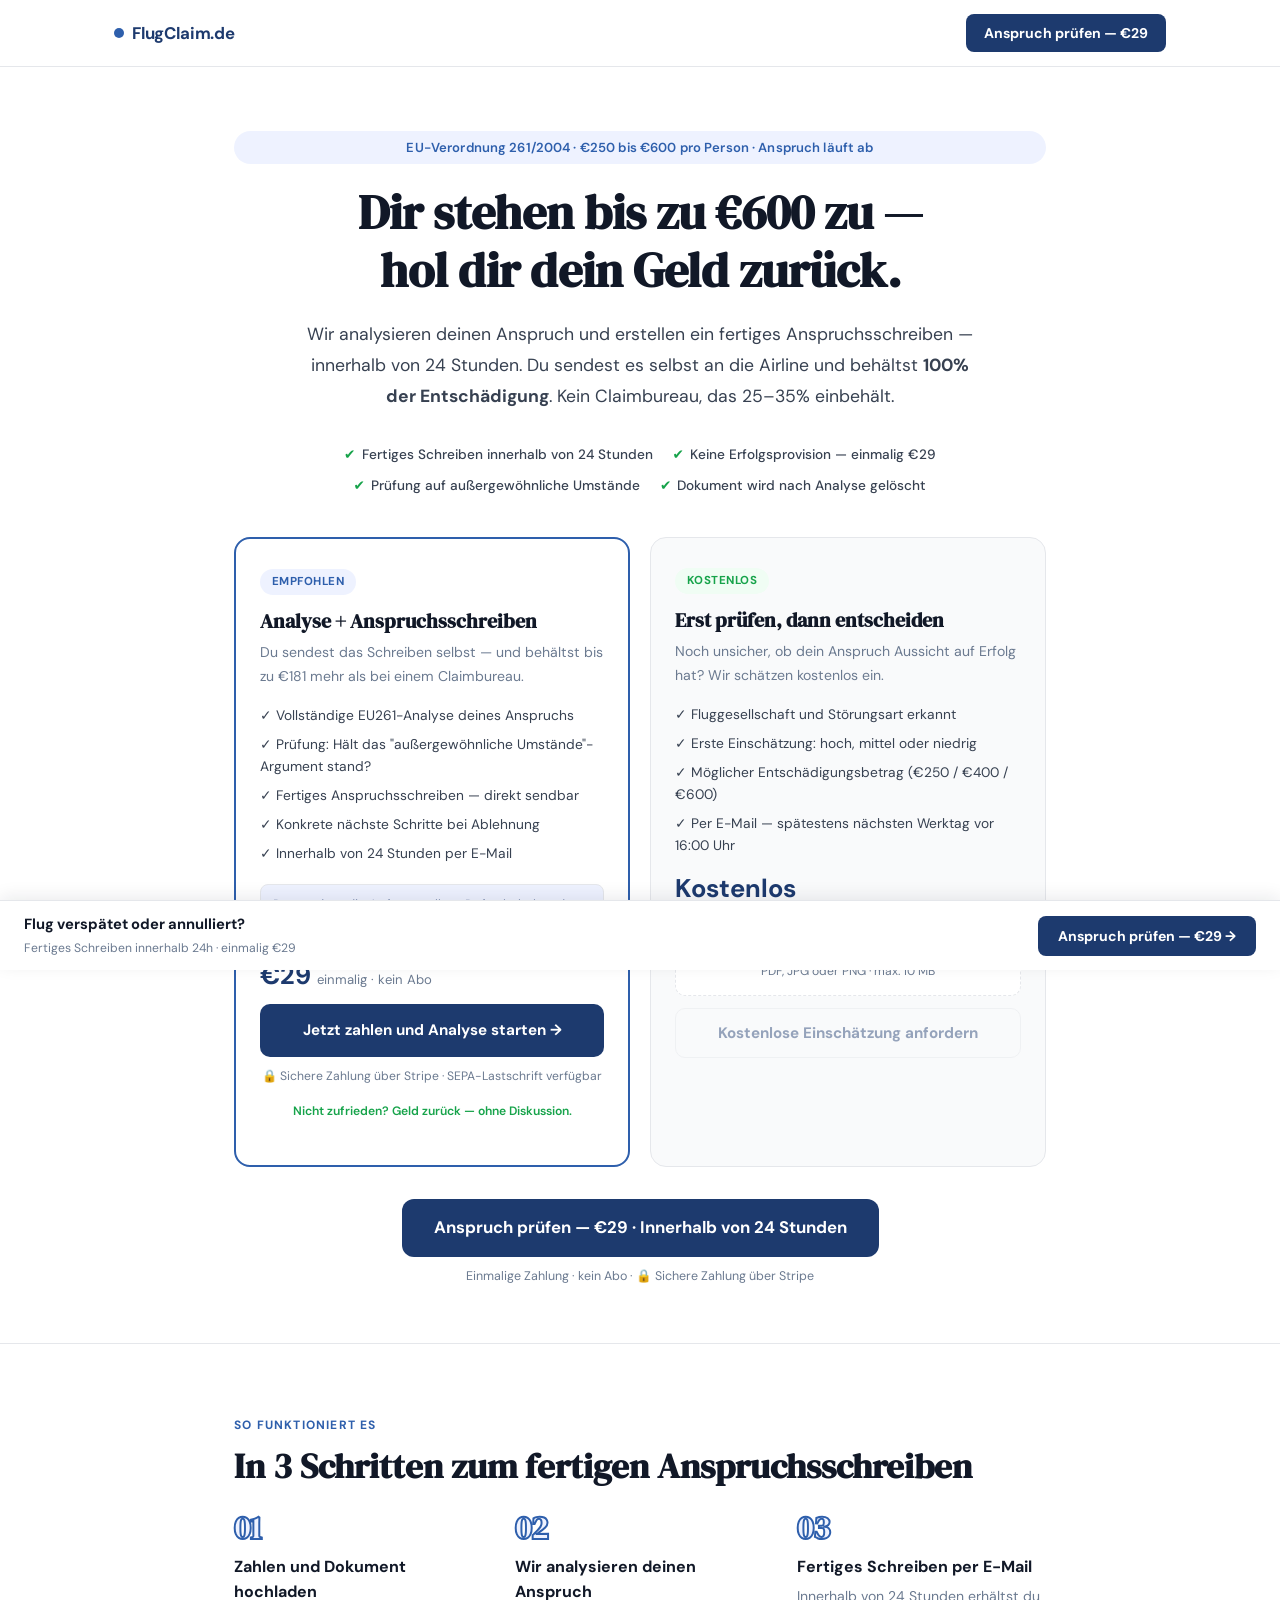
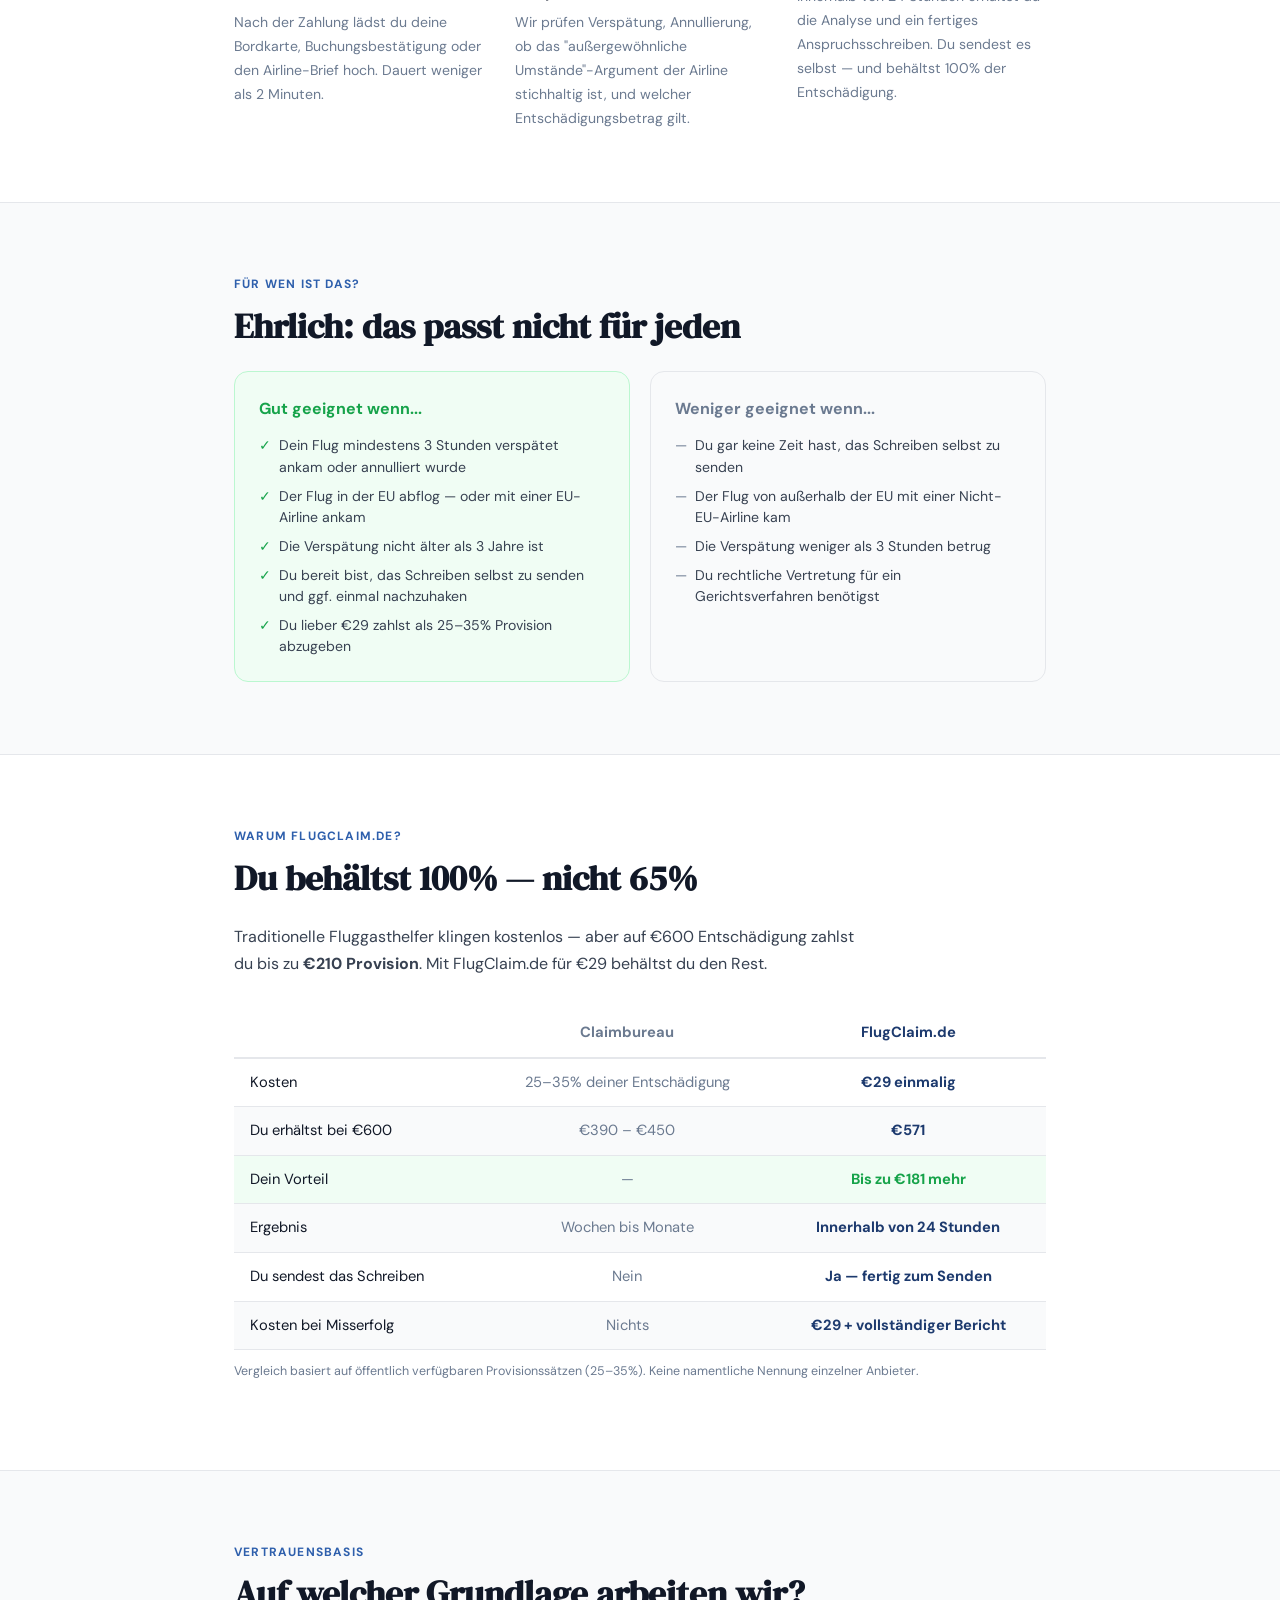
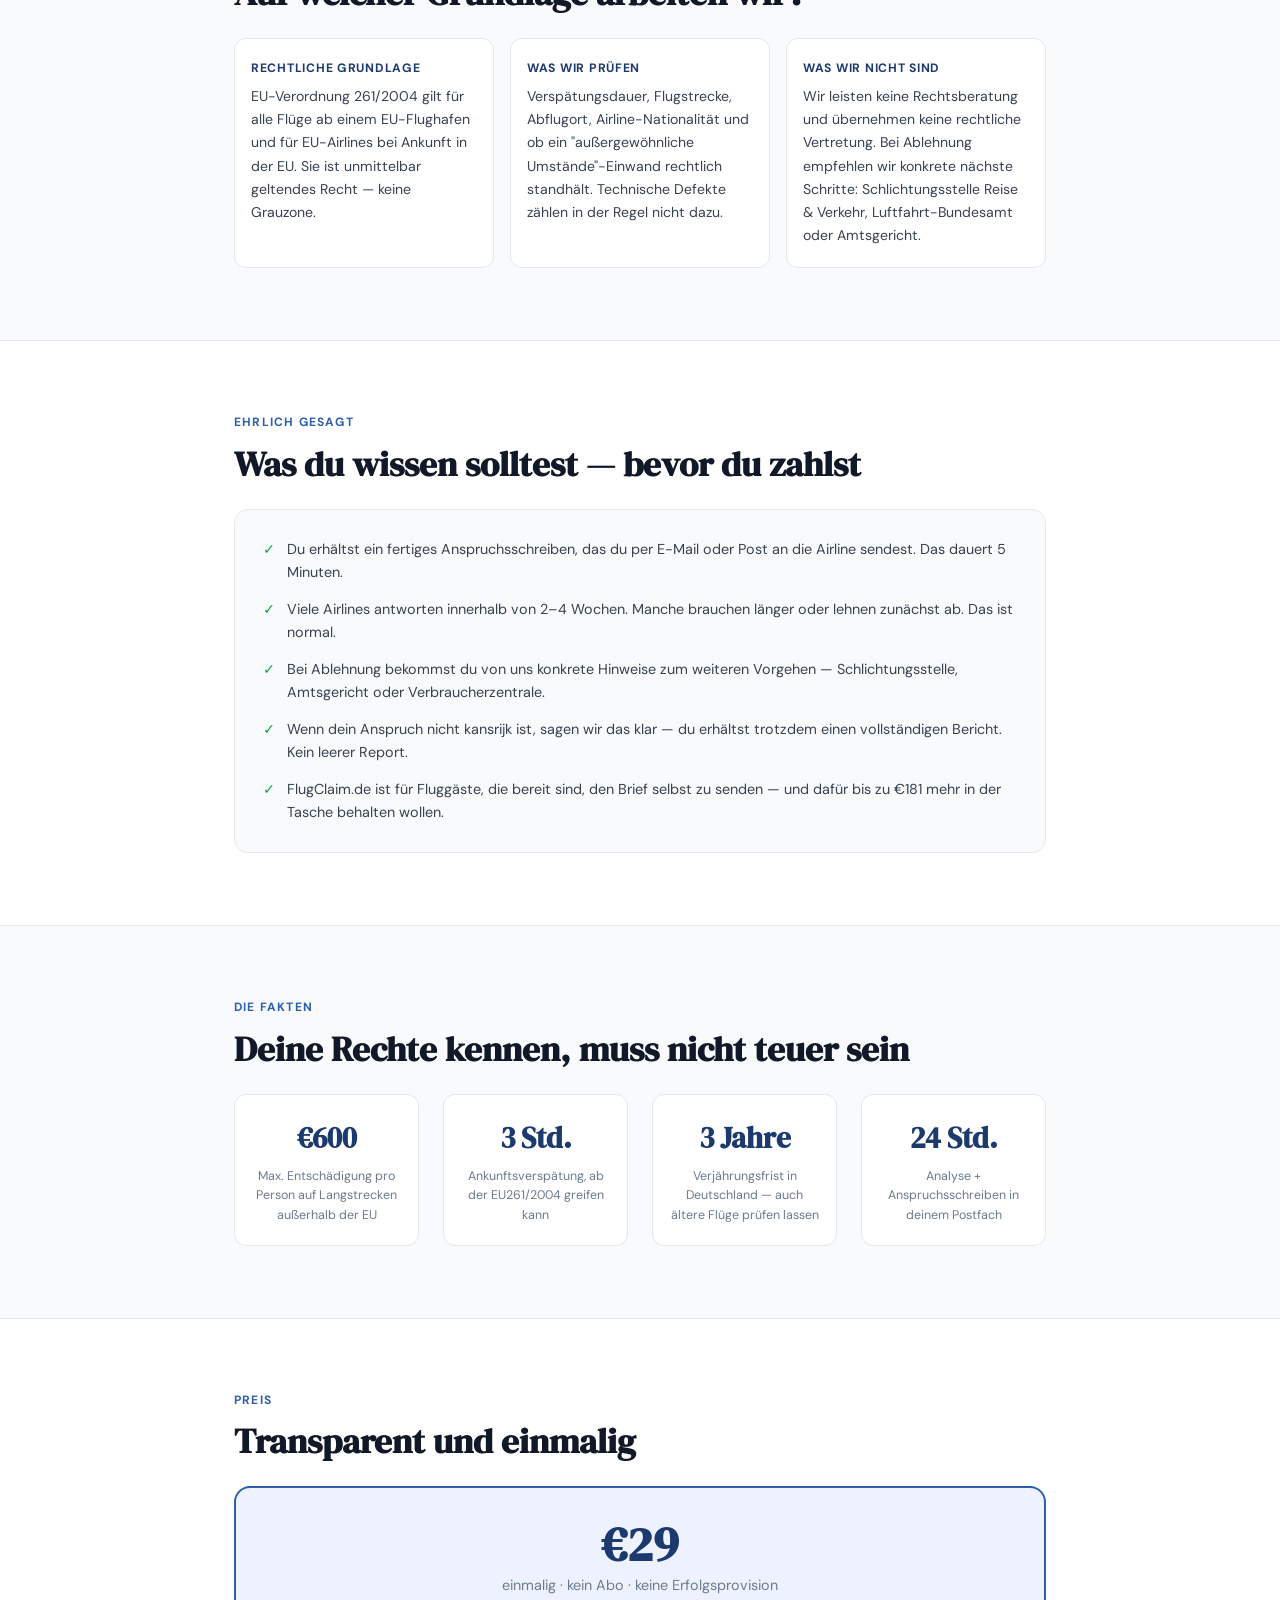
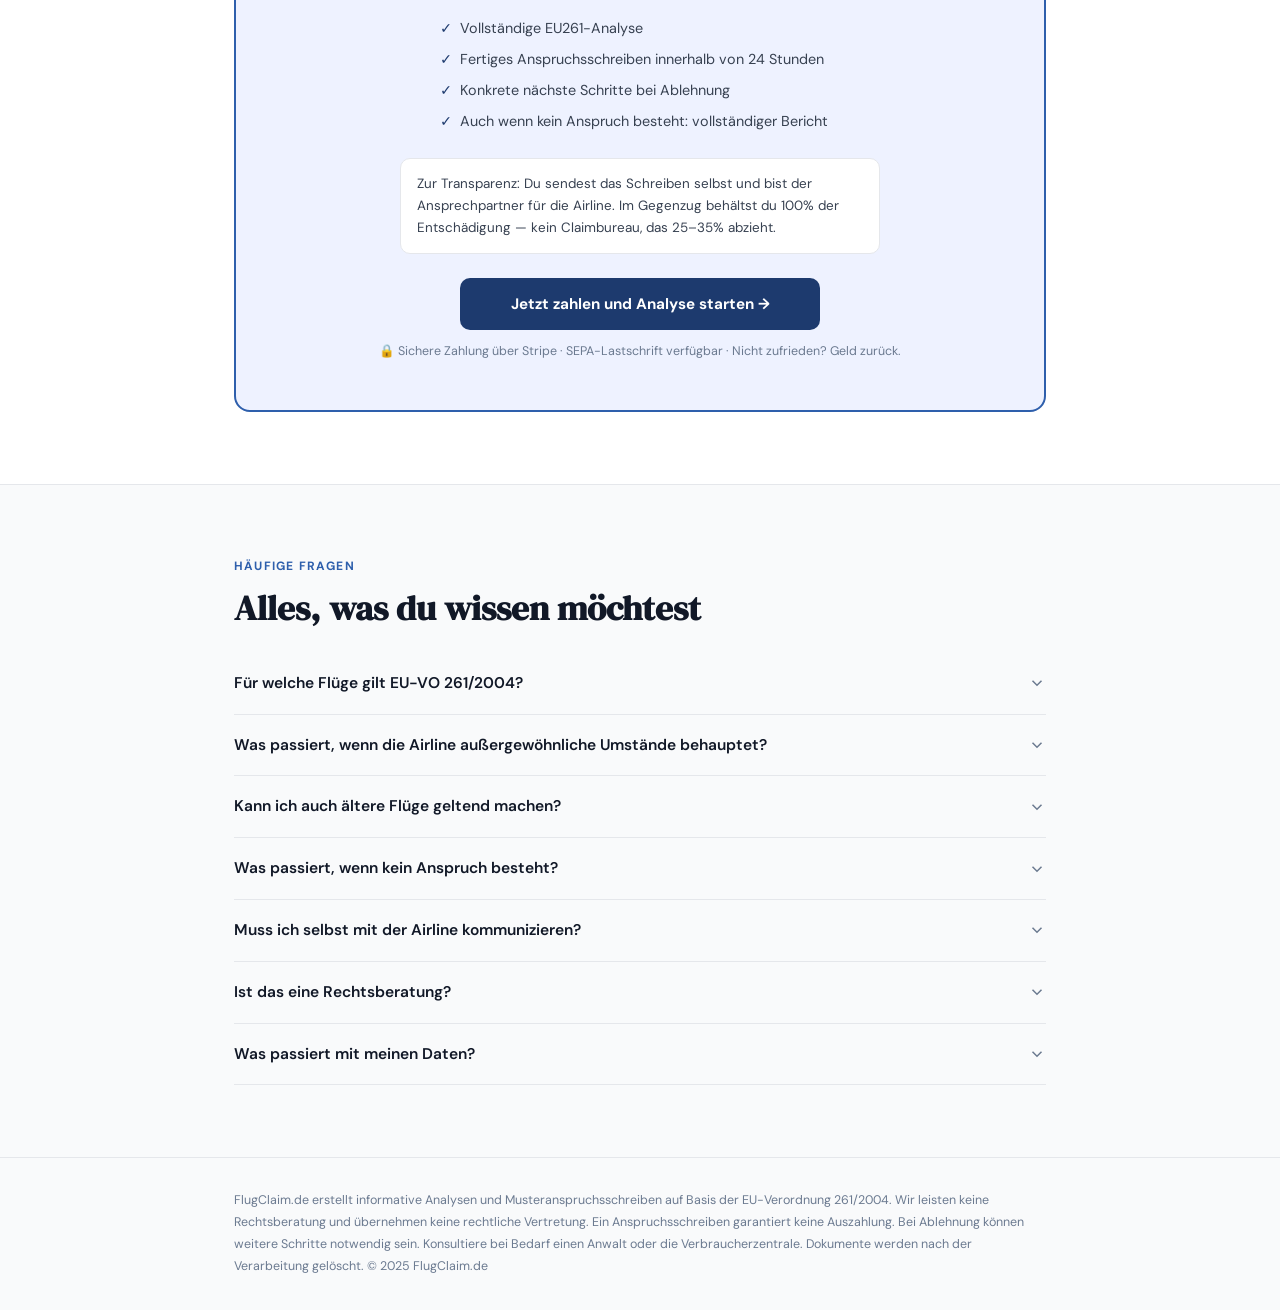
<file: public/index.html>
<!DOCTYPE html>
<html lang="de">
<head>
  <meta charset="UTF-8">
  <meta name="viewport" content="width=device-width, initial-scale=1.0">
  <title>Flugverspätung? Dein fertiges Anspruchsschreiben in 24 Stunden | FlugClaim.de</title>
  <meta name="description" content="Flug verspätet oder annulliert? Erhalte innerhalb von 24 Stunden eine vollständige EU261-Analyse und ein fertiges Anspruchsschreiben. Einmalig €29 — du behältst 100% der Entschädigung.">
  <link rel="preconnect" href="https://fonts.googleapis.com">
  <link rel="preconnect" href="https://fonts.gstatic.com" crossorigin>
  <link href="https://fonts.googleapis.com/css2?family=DM+Sans:wght@400;500;600;700&family=DM+Serif+Display&display=swap" rel="stylesheet">
  <link rel="stylesheet" href="styles.css">
  <style>
    /* ── For-whom section ── */
    .forwhom-grid { display: grid; grid-template-columns: 1fr 1fr; gap: 20px; margin-top: 8px; }
    @media (max-width: 680px) { .forwhom-grid { grid-template-columns: 1fr; } }
    .forwhom-card { border-radius: 14px; padding: 24px; }
    .forwhom-card--yes { background: var(--green-soft); border: 1.5px solid #bbf7d0; }
    .forwhom-card--no  { background: var(--surface); border: 1.5px solid var(--line); }
    .forwhom-title { font-weight: 700; font-size: 1rem; margin-bottom: 14px; }
    .forwhom-title--yes { color: var(--green); }
    .forwhom-title--no  { color: var(--muted); }
    .forwhom-list { list-style: none; display: grid; gap: 8px; }
    .forwhom-list li { font-size: 0.88rem; color: var(--ink-3); display: flex; gap: 8px; line-height: 1.5; }
    .forwhom-icon--yes { color: var(--green); font-weight: 700; flex-shrink: 0; }
    .forwhom-icon--no  { color: var(--muted); flex-shrink: 0; }

    /* ── Trust badges ── */
    .trust-grid { display: grid; grid-template-columns: repeat(3, 1fr); gap: 16px; margin-top: 8px; }
    @media (max-width: 680px) { .trust-grid { grid-template-columns: 1fr; } }
    .trust-item { background: var(--white); border: 1px solid var(--line); border-radius: 12px; padding: 20px 16px; }
    .trust-item__label { font-size: 0.76rem; font-weight: 700; text-transform: uppercase; letter-spacing: 0.06em; color: var(--accent); margin-bottom: 6px; }
    .trust-item__text { font-size: 0.88rem; color: var(--ink-3); line-height: 1.65; }

    /* ── Expectation box ── */
    .expectation-box { background: var(--surface); border: 1.5px solid var(--line); border-radius: 14px; padding: 28px; margin-top: 8px; }
    .expectation-box h3 { font-size: 1.05rem; margin-bottom: 16px; color: var(--ink); }
    .expectation-row { display: flex; gap: 12px; margin-bottom: 14px; font-size: 0.9rem; color: var(--ink-3); line-height: 1.6; }
    .expectation-icon { flex-shrink: 0; font-weight: 700; color: var(--green); }

    /* ── Compare table ── */
    .compare-table { width: 100%; border-collapse: collapse; font-size: 0.92rem; margin-top: 24px; }
    .compare-table th { padding: 12px 16px; font-weight: 700; border-bottom: 2px solid var(--line); }
    .compare-table th:first-child { text-align: left; }
    .compare-table th:not(:first-child) { text-align: center; }
    .compare-table td { padding: 12px 16px; border-bottom: 1px solid var(--line); }
    .compare-table td:first-child { text-align: left; color: var(--ink); }
    .compare-table td:not(:first-child) { text-align: center; }
    .compare-table tr:nth-child(even) { background: var(--surface); }
    .col-them { color: var(--muted); }
    .col-us { color: var(--accent); font-weight: 700; }
    .compare-winner { background: var(--green-soft) !important; }
    .compare-winner td:last-child { color: var(--green); font-weight: 700; }

    /* ── Pricing box ── */
    .pricing-box { background: var(--accent-soft); border: 2px solid var(--accent-2); border-radius: 16px; padding: 32px 28px; text-align: center; margin-top: 8px; }
    .pricing-box__amount { font-size: 3rem; font-weight: 700; color: var(--accent); line-height: 1; margin-bottom: 6px; font-family: 'DM Serif Display', Georgia, serif; }
    .pricing-box__sub { font-size: 0.9rem; color: var(--muted); margin-bottom: 20px; }
    .pricing-box__list { list-style: none; display: grid; gap: 8px; max-width: 400px; margin: 0 auto 24px; text-align: left; }
    .pricing-box__list li { font-size: 0.9rem; color: var(--ink-3); display: flex; gap: 8px; }
    .pricing-box__honest { background: var(--white); border: 1px solid var(--line); border-radius: 10px; padding: 14px 16px; font-size: 0.84rem; color: var(--ink-3); line-height: 1.65; max-width: 480px; margin: 0 auto 24px; text-align: left; }
  </style>
</head>

<body>

<!-- HEADER -->
<header class="site-header">
  <div class="container--wide">
    <div class="site-header__inner">
      <div class="logo">
        <span class="logo-dot"></span>
        FlugClaim.de
      </div>
      <button class="header-cta" onclick="openModal()">Anspruch prüfen — €29</button>
    </div>
  </div>
</header>

<!-- HERO -->
<section class="hero">
  <div class="container">

    <div class="hero__eyebrow" style="justify-content:center;text-align:center;display:block;margin-left:auto;margin-right:auto;">
      EU-Verordnung 261/2004 · €250 bis €600 pro Person · Anspruch läuft ab
    </div>

    <h1 style="text-align:center;">Dir stehen bis zu €600 zu —<br>hol dir dein Geld zurück.</h1>

    <p class="hero__sub" style="text-align:center;margin-left:auto;margin-right:auto;">
      Wir analysieren deinen Anspruch und erstellen ein fertiges Anspruchsschreiben — innerhalb von 24 Stunden.
      Du sendest es selbst an die Airline und behältst <strong>100% der Entschädigung</strong>.
      Kein Claimbureau, das 25–35% einbehält.
    </p>

    <div class="value-strip">
      <span class="value-item"><span class="vi-check">✔</span> Fertiges Schreiben innerhalb von 24 Stunden</span>
      <span class="value-item"><span class="vi-check">✔</span> Keine Erfolgsprovision — einmalig €29</span>
      <span class="value-item"><span class="vi-check">✔</span> Prüfung auf außergewöhnliche Umstände</span>
      <span class="value-item"><span class="vi-check">✔</span> Dokument wird nach Analyse gelöscht</span>
    </div>

    <!-- ZWEI OPTIONEN -->
    <div class="optie-grid">

      <!-- BEZAHLT -->
      <div class="optie-card optie-card--betaald">
        <div class="optie-badge optie-badge--betaald">Empfohlen</div>
        <h3 class="optie-title">Analyse + Anspruchsschreiben</h3>
        <p class="optie-desc">Du sendest das Schreiben selbst — und behältst bis zu €181 mehr als bei einem Claimbureau.</p>
        <ul class="optie-list">
          <li>✓ Vollständige EU261-Analyse deines Anspruchs</li>
          <li>✓ Prüfung: Hält das "außergewöhnliche Umstände"-Argument stand?</li>
          <li>✓ Fertiges Anspruchsschreiben — direkt sendbar</li>
          <li>✓ Konkrete nächste Schritte bei Ablehnung</li>
          <li>✓ Innerhalb von 24 Stunden per E-Mail</li>
        </ul>
        <div style="background:var(--accent-soft);border:1px solid var(--line);border-radius:8px;padding:10px 12px;font-size:0.82rem;color:var(--accent);margin-bottom:16px;line-height:1.55;">
          Du sendest die Anfrage selbst. Dafür behältst du bis zu <strong>€181 mehr</strong> als bei einem Claimbureau.
        </div>
        <div class="optie-price">€29 <span>einmalig · kein Abo</span></div>
        <a href="https://buy.stripe.com/DEIN_STRIPE_LINK" class="optie-btn optie-btn--betaald">
          Jetzt zahlen und Analyse starten →
        </a>
        <p class="optie-security">🔒 Sichere Zahlung über Stripe · SEPA-Lastschrift verfügbar</p>
        <p class="optie-guarantee">Nicht zufrieden? Geld zurück — ohne Diskussion.</p>
      </div>

      <!-- GRATIS -->
      <div class="optie-card optie-card--gratis">
        <div class="optie-badge optie-badge--gratis">Kostenlos</div>
        <h3 class="optie-title">Erst prüfen, dann entscheiden</h3>
        <p class="optie-desc">Noch unsicher, ob dein Anspruch Aussicht auf Erfolg hat? Wir schätzen kostenlos ein.</p>
        <ul class="optie-list">
          <li>✓ Fluggesellschaft und Störungsart erkannt</li>
          <li>✓ Erste Einschätzung: hoch, mittel oder niedrig</li>
          <li>✓ Möglicher Entschädigungsbetrag (€250 / €400 / €600)</li>
          <li>✓ Per E-Mail — spätestens nächsten Werktag vor 16:00 Uhr</li>
        </ul>
        <div class="optie-price">Kostenlos</div>
        <input type="file" id="gratis-file-input" accept=".pdf,.jpg,.jpeg,.png"
               onchange="handleGratisFileSelect(this)" style="display:none;">
        <label class="upload-section upload-section--small" id="gratis-upload-zone" for="gratis-file-input">
          <div class="upload-label">Dokument hochladen</div>
          <div class="upload-hint">PDF, JPG oder PNG · max. 10 MB</div>
        </label>
        <div id="gratis-contact-fields" style="display:none;gap:8px;flex-direction:column;">
          <input type="text" id="gratis-name" placeholder="Dein Name" class="optie-input">
          <input type="email" id="gratis-email" placeholder="Deine E-Mail-Adresse" class="optie-input">
        </div>
        <button class="optie-btn optie-btn--gratis" id="gratis-btn" onclick="startGratisUpload()" disabled>
          Kostenlose Einschätzung anfordern
        </button>
        <div class="optie-status" id="gratis-status"></div>
      </div>

    </div>

    <!-- UPLOAD (verborgen) -->
    <input type="file" id="file-input" accept=".pdf,.jpg,.jpeg,.png" onchange="handleFile(this)" style="display:none;">
    <label class="upload-section" id="upload-zone" for="file-input" style="display:none;">
      <div class="upload-label">Dokument hochladen</div>
      <div class="upload-hint">PDF, JPG oder PNG</div>
    </label>

    <!-- TEASER -->
    <div class="teaser" id="teaser">
      <div class="teaser__header">
        <div>
          <div style="font-size:0.72rem;color:rgba(255,255,255,0.6);margin-bottom:4px;letter-spacing:0.05em;text-transform:uppercase;">Erkannt</div>
          <div class="teaser__company" id="teaser-company">Dein Flug ist bereit zur Analyse</div>
        </div>
        <div class="teaser__status-label">Bereit</div>
      </div>
      <div class="teaser__body">
        <div class="teaser__found" id="teaser-found">Gut. Das passiert jetzt:</div>
        <div class="teaser__sub" id="teaser-sub">Dein Dokument wurde erkannt. Klicke unten um deine Analyse anzufordern.</div>
        <div class="teaser__locked">
          <div class="lock-icon">
            <svg width="16" height="16" fill="none" viewBox="0 0 24 24" stroke="white" stroke-width="2"><rect x="3" y="11" width="18" height="11" rx="2"/><path d="M7 11V7a5 5 0 0 1 10 0v4"/></svg>
          </div>
          <div class="teaser__locked-text" id="teaser-locked-text">
            <strong>Vollständige Analyse nach Zahlung</strong>
            Entschädigungsmöglichkeiten, Einschätzung und fertiges Anspruchsschreiben — innerhalb von 24 Stunden.
          </div>
        </div>
      </div>
    </div>

    <div class="cta-wrap">
      <button class="cta-main" onclick="openModal()">
        Anspruch prüfen — €29 · Innerhalb von 24 Stunden
      </button>
      <div class="cta-sub">Einmalige Zahlung · kein Abo · 🔒 Sichere Zahlung über Stripe</div>
    </div>

  </div>
</section>

<!-- HOW IT WORKS -->
<section class="section">
  <div class="container">
    <div class="section-label">So funktioniert es</div>
    <h2>In 3 Schritten zum fertigen Anspruchsschreiben</h2>
    <div class="steps">
      <div class="step">
        <div class="step__num">01</div>
        <div class="step__title">Zahlen und Dokument hochladen</div>
        <div class="step__desc">Nach der Zahlung lädst du deine Bordkarte, Buchungsbestätigung oder den Airline-Brief hoch. Dauert weniger als 2 Minuten.</div>
      </div>
      <div class="step">
        <div class="step__num">02</div>
        <div class="step__title">Wir analysieren deinen Anspruch</div>
        <div class="step__desc">Wir prüfen Verspätung, Annullierung, ob das "außergewöhnliche Umstände"-Argument der Airline stichhaltig ist, und welcher Entschädigungsbetrag gilt.</div>
      </div>
      <div class="step">
        <div class="step__num">03</div>
        <div class="step__title">Fertiges Schreiben per E-Mail</div>
        <div class="step__desc">Innerhalb von 24 Stunden erhältst du die Analyse und ein fertiges Anspruchsschreiben. Du sendest es selbst — und behältst 100% der Entschädigung.</div>
      </div>
    </div>
  </div>
</section>

<!-- FÜR WEN -->
<section class="section section--alt">
  <div class="container">
    <div class="section-label">Für wen ist das?</div>
    <h2>Ehrlich: das passt nicht für jeden</h2>
    <div class="forwhom-grid">
      <div class="forwhom-card forwhom-card--yes">
        <div class="forwhom-title forwhom-title--yes">Gut geeignet wenn...</div>
        <ul class="forwhom-list">
          <li><span class="forwhom-icon--yes">✓</span> Dein Flug mindestens 3 Stunden verspätet ankam oder annulliert wurde</li>
          <li><span class="forwhom-icon--yes">✓</span> Der Flug in der EU abflog — oder mit einer EU-Airline ankam</li>
          <li><span class="forwhom-icon--yes">✓</span> Die Verspätung nicht älter als 3 Jahre ist</li>
          <li><span class="forwhom-icon--yes">✓</span> Du bereit bist, das Schreiben selbst zu senden und ggf. einmal nachzuhaken</li>
          <li><span class="forwhom-icon--yes">✓</span> Du lieber €29 zahlst als 25–35% Provision abzugeben</li>
        </ul>
      </div>
      <div class="forwhom-card forwhom-card--no">
        <div class="forwhom-title forwhom-title--no">Weniger geeignet wenn...</div>
        <ul class="forwhom-list">
          <li><span class="forwhom-icon--no">—</span> Du gar keine Zeit hast, das Schreiben selbst zu senden</li>
          <li><span class="forwhom-icon--no">—</span> Der Flug von außerhalb der EU mit einer Nicht-EU-Airline kam</li>
          <li><span class="forwhom-icon--no">—</span> Die Verspätung weniger als 3 Stunden betrug</li>
          <li><span class="forwhom-icon--no">—</span> Du rechtliche Vertretung für ein Gerichtsverfahren benötigst</li>
        </ul>
      </div>
    </div>
  </div>
</section>

<!-- VERGLEICH -->
<section class="section">
  <div class="container">
    <div class="section-label">Warum FlugClaim.de?</div>
    <h2>Du behältst 100% — nicht 65%</h2>
    <p style="color:var(--ink-3);max-width:620px;margin-bottom:8px;line-height:1.7;">
      Traditionelle Fluggasthelfer klingen kostenlos — aber auf €600 Entschädigung zahlst du bis zu <strong>€210 Provision</strong>. Mit FlugClaim.de für €29 behältst du den Rest.
    </p>
    <div style="overflow-x:auto;">
      <table class="compare-table">
        <thead>
          <tr>
            <th></th>
            <th class="col-them">Claimbureau</th>
            <th class="col-us">FlugClaim.de</th>
          </tr>
        </thead>
        <tbody>
          <tr><td>Kosten</td><td class="col-them">25–35% deiner Entschädigung</td><td class="col-us">€29 einmalig</td></tr>
          <tr><td>Du erhältst bei €600</td><td class="col-them">€390 – €450</td><td class="col-us">€571</td></tr>
          <tr class="compare-winner"><td>Dein Vorteil</td><td class="col-them">—</td><td class="col-us">Bis zu €181 mehr</td></tr>
          <tr><td>Ergebnis</td><td class="col-them">Wochen bis Monate</td><td class="col-us">Innerhalb von 24 Stunden</td></tr>
          <tr><td>Du sendest das Schreiben</td><td class="col-them">Nein</td><td class="col-us">Ja — fertig zum Senden</td></tr>
          <tr><td>Kosten bei Misserfolg</td><td class="col-them">Nichts</td><td class="col-us">€29 + vollständiger Bericht</td></tr>
        </tbody>
      </table>
    </div>
    <p style="font-size:0.78rem;color:var(--muted);margin-top:12px;">Vergleich basiert auf öffentlich verfügbaren Provisionssätzen (25–35%). Keine namentliche Nennung einzelner Anbieter.</p>
  </div>
</section>

<!-- VERTRAUEN -->
<section class="section section--alt">
  <div class="container">
    <div class="section-label">Vertrauensbasis</div>
    <h2>Auf welcher Grundlage arbeiten wir?</h2>
    <div class="trust-grid">
      <div class="trust-item">
        <div class="trust-item__label">Rechtliche Grundlage</div>
        <div class="trust-item__text">EU-Verordnung 261/2004 gilt für alle Flüge ab einem EU-Flughafen und für EU-Airlines bei Ankunft in der EU. Sie ist unmittelbar geltendes Recht — keine Grauzone.</div>
      </div>
      <div class="trust-item">
        <div class="trust-item__label">Was wir prüfen</div>
        <div class="trust-item__text">Verspätungsdauer, Flugstrecke, Abflugort, Airline-Nationalität und ob ein "außergewöhnliche Umstände"-Einwand rechtlich standhält. Technische Defekte zählen in der Regel nicht dazu.</div>
      </div>
      <div class="trust-item">
        <div class="trust-item__label">Was wir nicht sind</div>
        <div class="trust-item__text">Wir leisten keine Rechtsberatung und übernehmen keine rechtliche Vertretung. Bei Ablehnung empfehlen wir konkrete nächste Schritte: Schlichtungsstelle Reise & Verkehr, Luftfahrt-Bundesamt oder Amtsgericht.</div>
      </div>
    </div>
  </div>
</section>

<!-- ERWARTUNGSMANAGEMENT -->
<section class="section">
  <div class="container">
    <div class="section-label">Ehrlich gesagt</div>
    <h2>Was du wissen solltest — bevor du zahlst</h2>
    <div class="expectation-box">
      <div class="expectation-row">
        <span class="expectation-icon">✓</span>
        <span>Du erhältst ein fertiges Anspruchsschreiben, das du per E-Mail oder Post an die Airline sendest. Das dauert 5 Minuten.</span>
      </div>
      <div class="expectation-row">
        <span class="expectation-icon">✓</span>
        <span>Viele Airlines antworten innerhalb von 2–4 Wochen. Manche brauchen länger oder lehnen zunächst ab. Das ist normal.</span>
      </div>
      <div class="expectation-row">
        <span class="expectation-icon">✓</span>
        <span>Bei Ablehnung bekommst du von uns konkrete Hinweise zum weiteren Vorgehen — Schlichtungsstelle, Amtsgericht oder Verbraucherzentrale.</span>
      </div>
      <div class="expectation-row">
        <span class="expectation-icon">✓</span>
        <span>Wenn dein Anspruch nicht kansrijk ist, sagen wir das klar — du erhältst trotzdem einen vollständigen Bericht. Kein leerer Report.</span>
      </div>
      <div class="expectation-row" style="margin-bottom:0;">
        <span class="expectation-icon">✓</span>
        <span>FlugClaim.de ist für Fluggäste, die bereit sind, den Brief selbst zu senden — und dafür bis zu €181 mehr in der Tasche behalten wollen.</span>
      </div>
    </div>
  </div>
</section>

<!-- ZAHLEN -->
<section class="section section--alt">
  <div class="container">
    <div class="section-label">Die Fakten</div>
    <h2>Deine Rechte kennen, muss nicht teuer sein</h2>
    <div class="proof-grid">
      <div class="proof-item">
        <div class="proof-num">€600</div>
        <div class="proof-label">Max. Entschädigung pro Person auf Langstrecken außerhalb der EU</div>
      </div>
      <div class="proof-item">
        <div class="proof-num">3 Std.</div>
        <div class="proof-label">Ankunftsverspätung, ab der EU261/2004 greifen kann</div>
      </div>
      <div class="proof-item">
        <div class="proof-num">3 Jahre</div>
        <div class="proof-label">Verjährungsfrist in Deutschland — auch ältere Flüge prüfen lassen</div>
      </div>
      <div class="proof-item">
        <div class="proof-num">24 Std.</div>
        <div class="proof-label">Analyse + Anspruchsschreiben in deinem Postfach</div>
      </div>
    </div>
  </div>
</section>

<!-- PRICING -->
<section class="section">
  <div class="container">
    <div class="section-label">Preis</div>
    <h2>Transparent und einmalig</h2>
    <div class="pricing-box">
      <div class="pricing-box__amount">€29</div>
      <div class="pricing-box__sub">einmalig · kein Abo · keine Erfolgsprovision</div>
      <ul class="pricing-box__list">
        <li><span style="color:var(--accent);font-weight:700;">✓</span> Vollständige EU261-Analyse</li>
        <li><span style="color:var(--accent);font-weight:700;">✓</span> Fertiges Anspruchsschreiben innerhalb von 24 Stunden</li>
        <li><span style="color:var(--accent);font-weight:700;">✓</span> Konkrete nächste Schritte bei Ablehnung</li>
        <li><span style="color:var(--accent);font-weight:700;">✓</span> Auch wenn kein Anspruch besteht: vollständiger Bericht</li>
      </ul>
      <div class="pricing-box__honest">
        Zur Transparenz: Du sendest das Schreiben selbst und bist der Ansprechpartner für die Airline. Im Gegenzug behältst du 100% der Entschädigung — kein Claimbureau, das 25–35% abzieht.
      </div>
      <a href="https://buy.stripe.com/DEIN_STRIPE_LINK" class="optie-btn optie-btn--betaald" style="max-width:360px;display:block;margin:0 auto;">
        Jetzt zahlen und Analyse starten →
      </a>
      <p style="font-size:0.78rem;color:var(--muted);margin-top:12px;">🔒 Sichere Zahlung über Stripe · SEPA-Lastschrift verfügbar · Nicht zufrieden? Geld zurück.</p>
    </div>
  </div>
</section>

<!-- FAQ -->
<section class="section section--alt">
  <div class="container">
    <div class="section-label">Häufige Fragen</div>
    <h2>Alles, was du wissen möchtest</h2>
    <div class="faq-list">

      <div class="faq-item">
        <div class="faq-q" onclick="toggleFaq(this)">
          Für welche Flüge gilt EU-VO 261/2004?
          <svg class="faq-chevron" width="18" height="18" fill="none" viewBox="0 0 24 24" stroke="currentColor" stroke-width="2"><polyline points="6 9 12 15 18 9"/></svg>
        </div>
        <div class="faq-a">Die Verordnung gilt für alle Flüge, die von einem EU-Flughafen abfliegen — unabhängig von der Airline. Außerdem für Flüge, die in der EU ankommen und von einer EU-Airline betrieben werden. Auch Norwegen, Island und die Schweiz fallen darunter.</div>
      </div>

      <div class="faq-item">
        <div class="faq-q" onclick="toggleFaq(this)">
          Was passiert, wenn die Airline außergewöhnliche Umstände behauptet?
          <svg class="faq-chevron" width="18" height="18" fill="none" viewBox="0 0 24 24" stroke="currentColor" stroke-width="2"><polyline points="6 9 12 15 18 9"/></svg>
        </div>
        <div class="faq-a">Viele Airlines nutzen diesen Einwand pauschal. Unsere Analyse bewertet, ob er in deinem Fall rechtlich standhält. Technische Defekte am Flugzeug und Personalmangel gelten laut Rechtsprechung in der Regel nicht als außergewöhnliche Umstände.</div>
      </div>

      <div class="faq-item">
        <div class="faq-q" onclick="toggleFaq(this)">
          Kann ich auch ältere Flüge geltend machen?
          <svg class="faq-chevron" width="18" height="18" fill="none" viewBox="0 0 24 24" stroke="currentColor" stroke-width="2"><polyline points="6 9 12 15 18 9"/></svg>
        </div>
        <div class="faq-a">In Deutschland beträgt die Verjährungsfrist 3 Jahre. Du kannst also Flüge aus den letzten 3 Jahren prüfen lassen. Lade einfach deine Unterlagen hoch — wir prüfen, ob dein Anspruch noch gültig ist.</div>
      </div>

      <div class="faq-item">
        <div class="faq-q" onclick="toggleFaq(this)">
          Was passiert, wenn kein Anspruch besteht?
          <svg class="faq-chevron" width="18" height="18" fill="none" viewBox="0 0 24 24" stroke="currentColor" stroke-width="2"><polyline points="6 9 12 15 18 9"/></svg>
        </div>
        <div class="faq-a">Du erhältst trotzdem einen vollständigen Bericht mit einer klaren Erklärung — warum kein Anspruch besteht, was du alternativ tun kannst, und wo du weitere Hilfe findest. Du zahlst nie für einen leeren Bericht.</div>
      </div>

      <div class="faq-item">
        <div class="faq-q" onclick="toggleFaq(this)">
          Muss ich selbst mit der Airline kommunizieren?
          <svg class="faq-chevron" width="18" height="18" fill="none" viewBox="0 0 24 24" stroke="currentColor" stroke-width="2"><polyline points="6 9 12 15 18 9"/></svg>
        </div>
        <div class="faq-a">Ja. Du sendest das fertige Anspruchsschreiben selbst — das dauert 5 Minuten. Wenn die Airline ablehnt oder nicht antwortet, bekommst du von uns konkrete Hinweise zu weiteren Schritten: Schlichtungsstelle Reise & Verkehr, Luftfahrt-Bundesamt oder Amtsgericht.</div>
      </div>

      <div class="faq-item">
        <div class="faq-q" onclick="toggleFaq(this)">
          Ist das eine Rechtsberatung?
          <svg class="faq-chevron" width="18" height="18" fill="none" viewBox="0 0 24 24" stroke="currentColor" stroke-width="2"><polyline points="6 9 12 15 18 9"/></svg>
        </div>
        <div class="faq-a">Nein. FlugClaim.de erstellt eine informative Analyse und ein Musteranspruchsschreiben auf Basis deiner Unterlagen. Wir leisten keine Rechtsberatung. Bei komplexen Situationen empfehlen wir einen Anwalt oder die Verbraucherzentrale.</div>
      </div>

      <div class="faq-item">
        <div class="faq-q" onclick="toggleFaq(this)">
          Was passiert mit meinen Daten?
          <svg class="faq-chevron" width="18" height="18" fill="none" viewBox="0 0 24 24" stroke="currentColor" stroke-width="2"><polyline points="6 9 12 15 18 9"/></svg>
        </div>
        <div class="faq-a">Dein Dokument wird nach der Analyse sofort und dauerhaft gelöscht. Wir speichern keine personenbezogenen Daten länger als für die Verarbeitung erforderlich.</div>
      </div>

    </div>
  </div>
</section>

<!-- FOOTER -->
<footer class="disclaimer">
  <div class="container">
    <p>FlugClaim.de erstellt informative Analysen und Musteranspruchsschreiben auf Basis der EU-Verordnung 261/2004. Wir leisten keine Rechtsberatung und übernehmen keine rechtliche Vertretung. Ein Anspruchsschreiben garantiert keine Auszahlung. Bei Ablehnung können weitere Schritte notwendig sein. Konsultiere bei Bedarf einen Anwalt oder die Verbraucherzentrale. Dokumente werden nach der Verarbeitung gelöscht. &copy; 2025 FlugClaim.de</p>
  </div>
</footer>

<!-- STICKY FOOTER -->
<div class="sticky-footer" id="sticky-footer">
  <div>
    <div class="sticky-footer__text">Flug verspätet oder annulliert?</div>
    <div class="sticky-footer__sub">Fertiges Schreiben innerhalb 24h · einmalig €29</div>
  </div>
  <button class="sticky-cta" onclick="openModal()">Anspruch prüfen — €29 →</button>
</div>

<!-- MODAL -->
<div class="modal-overlay" id="modal" onclick="closeModalOutside(event)">
  <div class="modal">
    <div class="modal__header">
      <div class="modal__eyebrow">Was du erhältst</div>
      <div class="modal__title">Fertiges Anspruchsschreiben innerhalb von 24 Stunden</div>
      <div class="modal__sub">Du sendest es selbst an die Airline — und behältst 100% der Entschädigung.</div>
      <div class="modal__price">€29 <span style="font-size:1rem;color:rgba(255,255,255,0.6);font-weight:400;">einmalig · kein Abo</span></div>
    </div>
    <div class="modal__body">
      <div class="modal__feature"><div class="check">✓</div><div>Vollständige EU261-Analyse deines Anspruchs</div></div>
      <div class="modal__feature"><div class="check">✓</div><div>Prüfung auf außergewöhnliche Umstände als Einwand</div></div>
      <div class="modal__feature"><div class="check">✓</div><div>Fertiges Anspruchsschreiben — direkt sendbar</div></div>
      <div class="modal__feature"><div class="check">✓</div><div>Du behältst 100% der Entschädigung</div></div>
      <div class="modal__disclaimer">Dies ist eine informative Analyse, keine Rechtsberatung. Du sendest das Schreiben selbst.</div>
      <p id="modal-dynamic-copy" style="margin-bottom:16px;color:var(--muted);font-size:0.88rem;">
        Wir haben erste Hinweise erkannt. Die vollständige Prüfung folgt nach der Zahlung.
      </p>
      <a href="https://buy.stripe.com/DEIN_STRIPE_LINK" class="modal__cta">
        €29 zahlen und Analyse erhalten →
      </a>
      <div class="modal__security">🔒 Sichere Zahlung über Stripe · SEPA-Lastschrift verfügbar</div>
      <div class="modal__close" onclick="closeModal()">Abbrechen</div>
    </div>
  </div>
</div>

<script src="app.js"></script>
<script>
const WORKER_URL = 'https://flugclaimde.workers.dev';
let gratisFile = null;

function handleGratisFileSelect(input) {
  if (!input.files || !input.files[0]) return;
  gratisFile = input.files[0];
  const zone = document.getElementById('gratis-upload-zone');
  zone.innerHTML = `<div class="upload-label" style="color:var(--accent);">✓ ${escapeHtmlLocal(gratisFile.name)}</div><div class="upload-hint">Datei ausgewählt</div>`;
  document.getElementById('gratis-contact-fields').style.display = 'flex';
  checkGratisReady();
}

function escapeHtmlLocal(str) {
  return String(str || '').replaceAll('&','&amp;').replaceAll('<','&lt;').replaceAll('>','&gt;');
}

function checkGratisReady() {
  const name = document.getElementById('gratis-name').value.trim();
  const email = document.getElementById('gratis-email').value.trim();
  document.getElementById('gratis-btn').disabled = !(name && email && email.includes('@') && gratisFile);
}

document.getElementById('gratis-name').addEventListener('input', checkGratisReady);
document.getElementById('gratis-email').addEventListener('input', checkGratisReady);

async function startGratisUpload() {
  const name = document.getElementById('gratis-name').value.trim();
  const email = document.getElementById('gratis-email').value.trim();
  const btn = document.getElementById('gratis-btn');
  const status = document.getElementById('gratis-status');
  if (!gratisFile) return;

  btn.disabled = true;
  btn.textContent = 'Wird gesendet...';
  status.className = 'optie-status optie-status--info';
  status.textContent = 'Dein Dokument wird analysiert...';

  const formData = new FormData();
  formData.append('file', gratisFile);
  formData.append('name', name);
  formData.append('email', email);

  try {
    const res = await fetch(`${WORKER_URL}/analyze-free`, { method: 'POST', body: formData });
    const data = await res.json();
    if (data.ok) {
      status.className = 'optie-status optie-status--success';
      status.textContent = '✓ Du erhältst deine Einschätzung spätestens am nächsten Werktag vor 16:00 Uhr per E-Mail.';
      btn.textContent = 'Gesendet ✓';
    } else {
      throw new Error(data.error || 'Fehler');
    }
  } catch (err) {
    status.className = 'optie-status optie-status--error';
    status.textContent = 'Fehler: ' + err.message;
    btn.disabled = false;
    btn.textContent = 'Kostenlose Einschätzung anfordern';
  }
}
</script>
</body>
</html>
</file>
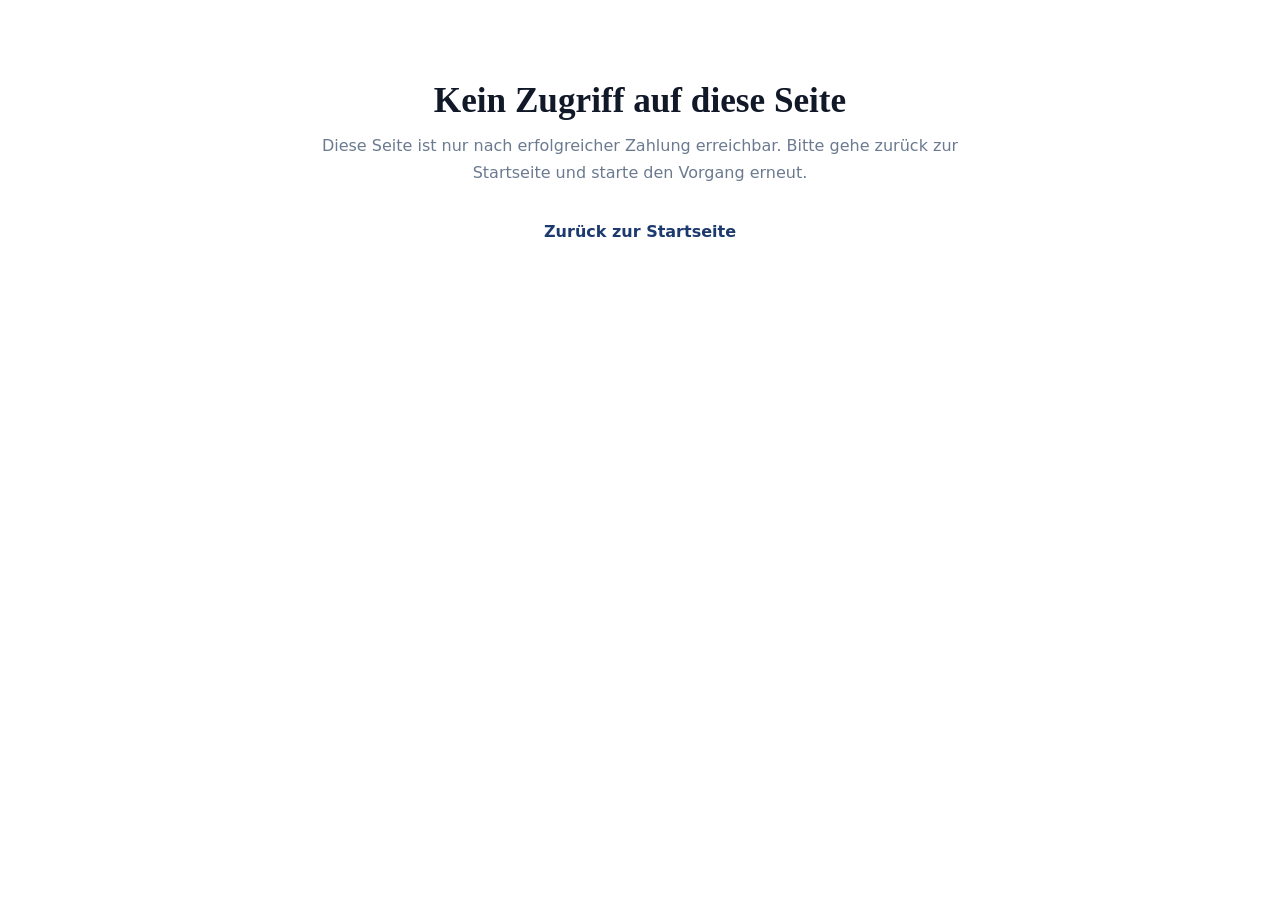
<file: public/bedankt.html>
<!DOCTYPE html>
<html lang="de">
<head>
  <meta charset="UTF-8">
  <meta name="viewport" content="width=device-width, initial-scale=1.0">
  <title>Zahlung erfolgreich — Dokument hochladen | FlugClaim.de</title>
  <link rel="stylesheet" href="styles.css">
  <style>
    .thankyou-wrap { max-width: 760px; margin: 0 auto; padding: 56px 24px 140px; }
    .thankyou-card { background: var(--white); border: 1.5px solid var(--line); border-radius: 16px; padding: 36px 28px; box-shadow: 0 10px 24px rgba(17,24,39,0.06); }
    .thankyou-badge { display: inline-flex; align-items: center; gap: 8px; background: var(--green-soft); color: var(--green); border-radius: 100px; padding: 6px 14px; font-size: 0.78rem; font-weight: 700; margin-bottom: 18px; }
    .thankyou-dot { width: 8px; height: 8px; background: var(--green); border-radius: 50%; }
    .progress-bar { display: flex; align-items: center; gap: 8px; font-size: 0.8rem; color: var(--muted); margin-bottom: 18px; }
    .progress-bar__step { display: inline-flex; align-items: center; gap: 6px; }
    .progress-bar__step--done { color: var(--green); font-weight: 700; }
    .progress-bar__step--current { color: var(--accent); font-weight: 700; }
    .progress-bar__divider { width: 24px; height: 1px; background: var(--line); }
    .thankyou-title { font-size: clamp(1.7rem, 4vw, 2.3rem); margin-bottom: 12px; color: var(--ink); line-height: 1.25; }
    .thankyou-sub { font-size: 1rem; color: var(--ink-3); line-height: 1.75; margin-bottom: 28px; max-width: 620px; }
    .thankyou-sub strong { color: var(--ink); background: var(--amber-soft); padding: 2px 6px; border-radius: 4px; }
    .thankyou-steps { display: grid; gap: 14px; margin-bottom: 30px; background: var(--surface); border: 1px solid var(--line); border-radius: 12px; padding: 18px 18px 8px; }
    .thankyou-step { display: flex; align-items: flex-start; gap: 12px; margin-bottom: 10px; }
    .thankyou-step-num { width: 28px; height: 28px; flex-shrink: 0; border-radius: 50%; background: var(--accent-soft); color: var(--accent); display: flex; align-items: center; justify-content: center; font-size: 0.82rem; font-weight: 700; }
    .thankyou-step-title { font-weight: 700; color: var(--ink); font-size: 0.95rem; margin-bottom: 2px; }
    .thankyou-step-desc { color: var(--muted); font-size: 0.86rem; line-height: 1.7; }
    .form-grid { display: grid; gap: 16px; margin-bottom: 18px; }
    .field { text-align: left; }
    .field label { display: block; font-size: 0.84rem; font-weight: 700; color: var(--ink); margin-bottom: 8px; }
    .field input { width: 100%; border: 1.5px solid var(--line); border-radius: 10px; padding: 14px 15px; font-size: 0.95rem; color: var(--ink); background: var(--white); outline: none; transition: border-color 0.2s; box-sizing: border-box; }
    .field input:focus { border-color: var(--accent-2); box-shadow: 0 0 0 4px rgba(46,95,172,0.08); }
    .field input.invalid { border-color: var(--red); }
    .field-error { display: none; color: var(--red); font-size: 0.78rem; margin-top: 6px; font-weight: 600; }
    .field-error.show { display: block; }
    .upload-panel { background: var(--surface); border: 1.5px dashed var(--line); border-radius: 12px; padding: 28px 22px; text-align: center; margin-bottom: 12px; transition: border-color 0.2s, background 0.2s; cursor: pointer; display: block; }
    .upload-panel:hover, .upload-panel.drag-over { border-color: var(--accent-2); background: var(--accent-soft); }
    .upload-panel__icon { width: 52px; height: 52px; margin: 0 auto 14px; border-radius: 10px; border: 1.5px solid var(--line); background: var(--white); display: flex; align-items: center; justify-content: center; }
    .upload-panel__title { font-weight: 700; font-size: 1rem; color: var(--ink); margin-bottom: 6px; }
    .upload-panel__sub { font-size: 0.84rem; color: var(--muted); line-height: 1.6; }
    .upload-security { display: flex; align-items: center; justify-content: center; gap: 6px; font-size: 0.76rem; color: var(--muted); margin-bottom: 18px; }
    #real-file-input { display: none; }
    .selected-file { display: none; background: var(--green-soft); color: var(--green); border: 1px solid #b7e4c7; border-radius: 10px; padding: 14px 16px; margin-bottom: 16px; text-align: left; }
    .selected-file.show { display: flex; align-items: center; gap: 12px; }
    .selected-file__check { width: 24px; height: 24px; flex-shrink: 0; background: var(--green); color: white; border-radius: 50%; display: flex; align-items: center; justify-content: center; font-weight: 700; font-size: 0.9rem; }
    .selected-file__name { font-weight: 700; font-size: 0.9rem; }
    .selected-file__meta { font-size: 0.78rem; opacity: 0.8; margin-top: 2px; }
    .selected-file__remove { margin-left: auto; background: none; border: none; color: var(--green); cursor: pointer; font-size: 0.82rem; font-weight: 700; text-decoration: underline; }
    .cta-main { width: 100%; padding: 16px; font-size: 1rem; font-weight: 700; }
    .cta-sub-note { text-align: center; font-size: 0.78rem; color: var(--muted); margin-top: 10px; line-height: 1.6; }
    .status-box { display: none; border-radius: 10px; padding: 13px 15px; font-size: 0.86rem; font-weight: 600; margin-top: 14px; line-height: 1.6; }
    .status-box.success { display: block; background: var(--green-soft); color: var(--green); border: 1px solid #b7e4c7; }
    .status-box.error { display: block; background: var(--red-soft); color: var(--red); border: 1px solid #f5b7b1; }
    .status-box.info { display: block; background: var(--amber-soft); color: var(--amber); border: 1px solid #f6d58a; }
    .fallback-box { margin-top: 28px; padding: 18px; background: var(--surface); border: 1px solid var(--line); border-radius: 12px; }
    .fallback-box strong { display: block; margin-bottom: 6px; color: var(--ink); font-size: 0.9rem; }
    .fallback-box p { color: var(--muted); font-size: 0.83rem; line-height: 1.7; margin: 0; }
    .fallback-email { font-weight: 700; font-size: 0.98rem; color: var(--accent); margin-top: 6px; display: inline-block; }
    .locked-screen { max-width: 700px; margin: 0 auto; padding: 80px 24px; text-align: center; }
    .locked-screen h2 { margin-bottom: 10px; color: var(--ink); }
    .locked-screen p { color: var(--muted); line-height: 1.7; }
    .locked-screen a { display: inline-block; margin-top: 16px; color: var(--accent); font-weight: 700; }
    .success-screen { text-align: center; padding: 20px 0; }
    .success-screen__icon { width: 64px; height: 64px; margin: 0 auto 18px; border-radius: 50%; background: var(--green-soft); color: var(--green); display: flex; align-items: center; justify-content: center; font-size: 2rem; font-weight: 700; }
    .success-screen h2 { color: var(--ink); margin-bottom: 10px; }
    .success-screen p { color: var(--ink-3); line-height: 1.7; max-width: 480px; margin: 0 auto 18px; }
    .success-screen__meta { background: var(--surface); border: 1px solid var(--line); border-radius: 10px; padding: 14px; font-size: 0.85rem; color: var(--muted); max-width: 480px; margin: 0 auto; }
    .success-screen__meta strong { color: var(--ink); }
    @media (max-width: 600px) { .thankyou-wrap { padding: 32px 16px 120px; } .thankyou-card { padding: 24px 18px; } }
  </style>
</head>
<body>

  <div id="locked-screen" class="locked-screen" style="display:none;">
    <h2>Kein Zugriff auf diese Seite</h2>
    <p>Diese Seite ist nur nach erfolgreicher Zahlung erreichbar. Bitte gehe zurück zur Startseite und starte den Vorgang erneut.</p>
    <a href="/">Zurück zur Startseite</a>
  </div>

  <div id="thankyou-app" class="thankyou-wrap" style="display:none;">
    <div class="thankyou-card">

      <div class="thankyou-badge">
        <span class="thankyou-dot"></span>
        Zahlung erfolgreich
      </div>

      <div class="progress-bar">
        <span class="progress-bar__step progress-bar__step--done">✓ Bezahlt</span>
        <span class="progress-bar__divider"></span>
        <span class="progress-bar__step progress-bar__step--current">Schritt 2: Dokument hochladen</span>
      </div>

      <h1 class="thankyou-title">Letzter Schritt — lade jetzt dein Fluggastdokument hoch</h1>

      <p class="thankyou-sub">
        Nach dem Upload starten wir sofort mit der Analyse. Du erhältst deine vollständige EU261-Analyse
        und das fertige Anspruchsschreiben <strong>spätestens am nächsten Werktag vor 16:00 Uhr</strong> per E-Mail.
      </p>

      <div class="thankyou-steps">
        <div class="thankyou-step">
          <div class="thankyou-step-num">1</div>
          <div>
            <div class="thankyou-step-title">Dokument hochladen</div>
            <div class="thankyou-step-desc">Bordkarte, Buchungsbestätigung oder Airline-Brief — PDF, JPG oder PNG, möglichst vollständig und gut lesbar.</div>
          </div>
        </div>
        <div class="thankyou-step">
          <div class="thankyou-step-num">2</div>
          <div>
            <div class="thankyou-step-title">Wir analysieren deinen Flug</div>
            <div class="thankyou-step-desc">Wir prüfen auf Verspätung, Annullierung, außergewöhnliche Umstände als Einwand und den richtigen Entschädigungsbetrag (€250, €400 oder €600).</div>
          </div>
        </div>
        <div class="thankyou-step">
          <div class="thankyou-step-num">3</div>
          <div>
            <div class="thankyou-step-title">Ergebnis per E-Mail</div>
            <div class="thankyou-step-desc">Du erhältst deine vollständige Analyse und das fertige Anspruchsschreiben <strong>spätestens am nächsten Werktag vor 16:00 Uhr</strong> — direkt an die Airline sendbar.</div>
          </div>
        </div>
      </div>

      <div class="form-grid">
        <div class="field">
          <label for="customer-name">Dein Name</label>
          <input type="text" id="customer-name" placeholder="Vor- und Nachname" autocomplete="name">
          <div class="field-error" id="name-error">Bitte gib deinen Namen ein.</div>
        </div>
        <div class="field">
          <label for="customer-email">E-Mail-Adresse für das Ergebnis</label>
          <input type="email" id="customer-email" placeholder="name@beispiel.de" autocomplete="email">
          <div class="field-error" id="email-error">Bitte gib eine gültige E-Mail-Adresse ein.</div>
        </div>
      </div>

      <label class="upload-panel" id="upload-panel" for="real-file-input">
        <input type="file" id="real-file-input" accept=".pdf,.jpg,.jpeg,.png">
        <div class="upload-panel__icon">
          <svg width="22" height="22" fill="none" viewBox="0 0 24 24" stroke="#6B7A90" stroke-width="1.8">
            <path d="M21 15v4a2 2 0 0 1-2 2H5a2 2 0 0 1-2-2v-4"/>
            <polyline points="17 8 12 3 7 8"/>
            <line x1="12" y1="3" x2="12" y2="15"/>
          </svg>
        </div>
        <div class="upload-panel__title">Klicken oder Datei hierher ziehen</div>
        <div class="upload-panel__sub">PDF, JPG oder PNG · max. 10 MB</div>
      </label>

      <div class="upload-security">🔒 Sichere SSL-Übertragung · Dokument wird nach der Analyse gelöscht</div>

      <div class="selected-file" id="selected-file">
        <div class="selected-file__check">✓</div>
        <div>
          <div class="selected-file__name" id="selected-file-name"></div>
          <div class="selected-file__meta" id="selected-file-meta"></div>
        </div>
        <button type="button" class="selected-file__remove" id="remove-file">entfernen</button>
      </div>

      <button class="cta-main" id="submit-btn" type="button" disabled>
        Wähle zuerst eine Datei aus
      </button>

      <div class="cta-sub-note">
        Nach dem Upload starten wir sofort — Ergebnis spätestens am nächsten Werktag vor 16:00 Uhr in deinem Postfach.
      </div>

      <div class="status-box" id="status-box"></div>

      <div class="fallback-box">
        <strong>Upload funktioniert nicht?</strong>
        <p>Sende dein Dokument direkt per E-Mail an uns — wir bearbeiten es genauso schnell. Bitte nenne deinen Namen und die E-Mail-Adresse, unter der du gezahlt hast.</p>
        <a href="mailto:info@flugclaim.de" class="fallback-email">info@flugclaim.de</a>
      </div>

    </div>
  </div>

  <script>
    const SUBMIT_URL = 'https://flugclaimde.workers.dev/submit';

    const lockedScreen = document.getElementById('locked-screen');
    const thankyouApp = document.getElementById('thankyou-app');
    const uploadPanel = document.getElementById('upload-panel');
    const fileInput = document.getElementById('real-file-input');
    const selectedFileBox = document.getElementById('selected-file');
    const selectedFileName = document.getElementById('selected-file-name');
    const selectedFileMeta = document.getElementById('selected-file-meta');
    const removeFileBtn = document.getElementById('remove-file');
    const submitBtn = document.getElementById('submit-btn');
    const statusBox = document.getElementById('status-box');
    const nameInput = document.getElementById('customer-name');
    const emailInput = document.getElementById('customer-email');
    const nameError = document.getElementById('name-error');
    const emailError = document.getElementById('email-error');

    let selectedFile = null;

    validateSession();

    function validateSession() {
      const params = new URLSearchParams(window.location.search);
      const sessionId = params.get('session_id');
      if (sessionId && (sessionId.startsWith('cs_live_') || sessionId.startsWith('cs_test_'))) {
        thankyouApp.style.display = 'block';
        const emailFromStripe = params.get('email');
        if (emailFromStripe) emailInput.value = emailFromStripe;
      } else {
        lockedScreen.style.display = 'block';
      }
    }

    function showStatus(message, type) {
      statusBox.className = 'status-box ' + type;
      statusBox.innerHTML = message;
    }

    function formatFileSize(bytes) {
      if (bytes < 1024) return bytes + ' B';
      if (bytes < 1024 * 1024) return (bytes / 1024).toFixed(1) + ' KB';
      return (bytes / (1024 * 1024)).toFixed(1) + ' MB';
    }

    function updateSelectedFile(file) {
      if (!file) return;
      if (file.size > 10 * 1024 * 1024) { showStatus('Die Datei ist zu groß. Maximal 10 MB erlaubt.', 'error'); return; }
      selectedFile = file;
      selectedFileBox.classList.add('show');
      selectedFileName.textContent = file.name;
      selectedFileMeta.textContent = formatFileSize(file.size) + ' · bereit zum Upload';
      submitBtn.disabled = false;
      submitBtn.textContent = 'Jetzt hochladen und Analyse starten';
      statusBox.className = 'status-box';
    }

    function clearFile() {
      selectedFile = null;
      fileInput.value = '';
      selectedFileBox.classList.remove('show');
      submitBtn.disabled = true;
      submitBtn.textContent = 'Wähle zuerst eine Datei aus';
    }

    removeFileBtn.addEventListener('click', e => { e.preventDefault(); clearFile(); });
    fileInput.addEventListener('change', () => { if (fileInput.files && fileInput.files[0]) updateSelectedFile(fileInput.files[0]); });
    uploadPanel.addEventListener('dragover', e => { e.preventDefault(); uploadPanel.classList.add('drag-over'); });
    uploadPanel.addEventListener('dragleave', () => uploadPanel.classList.remove('drag-over'));
    uploadPanel.addEventListener('drop', e => {
      e.preventDefault();
      uploadPanel.classList.remove('drag-over');
      if (e.dataTransfer.files && e.dataTransfer.files[0]) { fileInput.files = e.dataTransfer.files; updateSelectedFile(e.dataTransfer.files[0]); }
    });

    nameInput.addEventListener('blur', () => {
      if (!nameInput.value.trim()) { nameInput.classList.add('invalid'); nameError.classList.add('show'); }
      else { nameInput.classList.remove('invalid'); nameError.classList.remove('show'); }
    });
    emailInput.addEventListener('blur', () => {
      const val = emailInput.value.trim();
      if (!val || !val.includes('@') || !val.includes('.')) { emailInput.classList.add('invalid'); emailError.classList.add('show'); }
      else { emailInput.classList.remove('invalid'); emailError.classList.remove('show'); }
    });

    submitBtn.addEventListener('click', startUpload);

    async function startUpload() {
      const name = nameInput.value.trim();
      const email = emailInput.value.trim();
      const params = new URLSearchParams(window.location.search);
      const sessionId = params.get('session_id');
      const file = fileInput.files[0] || selectedFile;

      let valid = true;
      if (!name) { nameInput.classList.add('invalid'); nameError.classList.add('show'); valid = false; }
      if (!email || !email.includes('@') || !email.includes('.')) { emailInput.classList.add('invalid'); emailError.classList.add('show'); valid = false; }
      if (!file) { showStatus('Bitte wähle zuerst eine Datei aus.', 'error'); valid = false; }
      if (!valid) return;

      submitBtn.disabled = true;
      submitBtn.textContent = 'Upload läuft...';
      showStatus('Dein Dokument wird sicher hochgeladen. Bitte kurz warten...', 'info');

      const formData = new FormData();
      formData.append('file', file);
      formData.append('name', name);
      formData.append('email', email);
      formData.append('session_id', sessionId || '');

      try {
        const res = await fetch(SUBMIT_URL, { method: 'POST', body: formData });
        const data = await res.json();

        if (data.ok) {
          document.querySelector('.thankyou-card').innerHTML = `
            <div class="success-screen">
              <div class="success-screen__icon">✓</div>
              <h2>Upload erfolgreich!</h2>
              <p>Dein Dokument ist sicher bei uns angekommen. Wir starten jetzt mit der Analyse.</p>
              <div class="success-screen__meta">
                Du erhältst deine vollständige Analyse und das fertige Anspruchsschreiben
                <strong>spätestens am nächsten Werktag vor 16:00 Uhr</strong> an <strong>${email}</strong>.
                <br><br>
                Bitte prüfe auch deinen Spam-Ordner.
              </div>
            </div>
          `;
        } else {
          showStatus('Upload fehlgeschlagen: ' + (data.error || 'Unbekannter Fehler') + '. Bitte versuche es erneut oder sende uns dein Dokument per E-Mail an info@flugclaim.de.', 'error');
          submitBtn.disabled = false;
          submitBtn.textContent = 'Jetzt hochladen und Analyse starten';
        }
      } catch (err) {
        showStatus('Technischer Fehler beim Upload. Bitte versuche es erneut oder sende uns dein Dokument per E-Mail an info@flugclaim.de.', 'error');
        submitBtn.disabled = false;
        submitBtn.textContent = 'Jetzt hochladen und Analyse starten';
      }
    }
  </script>
</body>
</html>
</file>
<file: public/styles.css>
/* ── Variables ─────────────────────────────────────────────────────────────── */
:root {
  --ink:         #111827;
  --ink-3:       #374151;
  --muted:       #6B7A90;
  --line:        #E5E7EB;
  --surface:     #F9FAFB;
  --white:       #FFFFFF;
  --accent:      #1d3a6e;
  --accent-2:    #2e5fac;
  --accent-soft: #EEF2FF;
  --green:       #16a34a;
  --green-soft:  #f0fdf4;
  --red:         #dc2626;
  --red-soft:    #fef2f2;
  --amber:       #b45309;
  --amber-soft:  #fffbeb;
}

/* ── Reset ──────────────────────────────────────────────────────────────────── */
*, *::before, *::after { box-sizing: border-box; margin: 0; padding: 0; }

html { scroll-behavior: smooth; }

body {
  font-family: 'DM Sans', system-ui, sans-serif;
  font-size: 1rem;
  color: var(--ink);
  background: var(--white);
  line-height: 1.6;
  -webkit-font-smoothing: antialiased;
}

h1, h2, h3, h4 {
  font-family: 'DM Serif Display', Georgia, serif;
  line-height: 1.2;
  color: var(--ink);
}

h1 { font-size: clamp(2rem, 5vw, 3rem); margin-bottom: 20px; }
h2 { font-size: clamp(1.6rem, 3.5vw, 2.2rem); margin-bottom: 24px; }
h3 { font-size: 1.2rem; margin-bottom: 10px; }

p { margin-bottom: 16px; }
a { color: var(--accent-2); text-decoration: none; }
a:hover { text-decoration: underline; }

img { max-width: 100%; display: block; }

/* ── Layout ──────────────────────────────────────────────────────────────────── */
.container {
  max-width: 860px;
  margin: 0 auto;
  padding: 0 24px;
}

.container--wide {
  max-width: 1100px;
  margin: 0 auto;
  padding: 0 24px;
}

/* ── Header ──────────────────────────────────────────────────────────────────── */
.site-header {
  position: sticky;
  top: 0;
  z-index: 100;
  background: var(--white);
  border-bottom: 1px solid var(--line);
  padding: 14px 0;
}

.site-header__inner {
  display: flex;
  align-items: center;
  justify-content: space-between;
}

.logo {
  display: flex;
  align-items: center;
  gap: 8px;
  font-weight: 700;
  font-size: 1.05rem;
  color: var(--accent);
  letter-spacing: -0.01em;
}

.logo-dot {
  width: 10px;
  height: 10px;
  background: var(--accent-2);
  border-radius: 50%;
  flex-shrink: 0;
}

.header-cta {
  background: var(--accent);
  color: var(--white);
  border: none;
  border-radius: 8px;
  padding: 10px 18px;
  font-size: 0.88rem;
  font-weight: 700;
  cursor: pointer;
  font-family: inherit;
  transition: background 0.2s;
}
.header-cta:hover { background: var(--accent-2); }

/* ── Hero ────────────────────────────────────────────────────────────────────── */
.hero {
  padding: 64px 0 48px;
}

.hero__eyebrow {
  display: inline-flex;
  align-items: center;
  gap: 8px;
  background: var(--accent-soft);
  color: var(--accent-2);
  border-radius: 100px;
  padding: 6px 14px;
  font-size: 0.82rem;
  font-weight: 600;
  margin-bottom: 20px;
  letter-spacing: 0.01em;
}

.hero__sub {
  font-size: 1.1rem;
  color: var(--ink-3);
  line-height: 1.75;
  max-width: 680px;
  margin-bottom: 32px;
}

/* ── Value strip ─────────────────────────────────────────────────────────────── */
.value-strip {
  display: flex;
  flex-wrap: wrap;
  gap: 10px 20px;
  margin-bottom: 36px;
  justify-content: center;
}

.value-item {
  display: flex;
  align-items: center;
  gap: 6px;
  font-size: 0.85rem;
  color: var(--ink-3);
  font-weight: 500;
}

.vi-check {
  color: var(--green);
  font-weight: 700;
}

/* ── Optie grid ──────────────────────────────────────────────────────────────── */
.optie-grid {
  display: grid;
  grid-template-columns: 1fr 1fr;
  gap: 20px;
  margin: 40px 0 32px;
}

@media (max-width: 700px) {
  .optie-grid { grid-template-columns: 1fr; }
}

.optie-card--betaald {
  background: var(--white);
  border: 2px solid var(--accent-2);
  border-radius: 16px;
  padding: 28px 24px;
  position: relative;
}

.optie-card--gratis {
  background: var(--surface);
  border: 1.5px solid var(--line);
  border-radius: 16px;
  padding: 28px 24px;
  position: relative;
}

.optie-badge {
  display: inline-flex;
  align-items: center;
  border-radius: 100px;
  padding: 4px 12px;
  font-size: 0.72rem;
  font-weight: 700;
  letter-spacing: 0.04em;
  text-transform: uppercase;
  margin-bottom: 14px;
}

.optie-badge--betaald { background: var(--accent-soft); color: var(--accent-2); }
.optie-badge--gratis  { background: var(--green-soft);  color: var(--green); }

.optie-title {
  font-family: 'DM Serif Display', Georgia, serif;
  font-size: 1.25rem;
  color: var(--ink);
  margin-bottom: 8px;
}

.optie-desc {
  font-size: 0.88rem;
  color: var(--muted);
  line-height: 1.65;
  margin-bottom: 16px;
}

.optie-list {
  list-style: none;
  margin-bottom: 20px;
  display: grid;
  gap: 7px;
}

.optie-list li {
  font-size: 0.86rem;
  color: var(--ink-3);
  display: flex;
  align-items: flex-start;
  gap: 6px;
}

.optie-price {
  font-size: 1.6rem;
  font-weight: 700;
  color: var(--accent);
  margin-bottom: 16px;
  line-height: 1;
}

.optie-price span {
  font-size: 0.82rem;
  font-weight: 400;
  color: var(--muted);
}

.optie-btn {
  display: block;
  width: 100%;
  padding: 14px;
  border-radius: 10px;
  font-size: 0.95rem;
  font-weight: 700;
  text-align: center;
  text-decoration: none;
  cursor: pointer;
  border: none;
  font-family: inherit;
  transition: background 0.2s, opacity 0.2s;
  margin-top: 4px;
}

.optie-btn--betaald { background: var(--accent); color: var(--white); }
.optie-btn--betaald:hover { background: var(--accent-2); text-decoration: none; }
.optie-btn--gratis  { background: var(--surface); color: var(--accent); border: 1.5px solid var(--line); }
.optie-btn--gratis:hover { background: var(--accent-soft); text-decoration: none; }
.optie-btn:disabled { opacity: 0.45; cursor: not-allowed; }

.optie-security {
  font-size: 0.76rem;
  color: var(--muted);
  text-align: center;
  margin-top: 10px;
}

.optie-guarantee {
  font-size: 0.76rem;
  color: var(--green);
  text-align: center;
  margin-top: 4px;
  font-weight: 600;
}

.optie-input {
  width: 100%;
  border: 1.5px solid var(--line);
  border-radius: 8px;
  padding: 11px 13px;
  font-size: 0.9rem;
  color: var(--ink);
  background: var(--white);
  outline: none;
  font-family: inherit;
  transition: border-color 0.2s;
}
.optie-input:focus { border-color: var(--accent-2); }

.optie-status {
  font-size: 0.82rem;
  margin-top: 10px;
  line-height: 1.5;
  border-radius: 8px;
  padding: 0;
}
.optie-status--info    { padding: 10px 12px; background: var(--amber-soft);  color: var(--amber);  }
.optie-status--success { padding: 10px 12px; background: var(--green-soft);  color: var(--green);  }
.optie-status--error   { padding: 10px 12px; background: var(--red-soft);    color: var(--red);    }

/* ── Upload section ──────────────────────────────────────────────────────────── */
.upload-section {
  display: flex;
  flex-direction: column;
  align-items: center;
  justify-content: center;
  gap: 6px;
  border: 1.5px dashed var(--line);
  border-radius: 10px;
  padding: 20px;
  cursor: pointer;
  text-align: center;
  transition: border-color 0.2s, background 0.2s;
  margin-bottom: 12px;
  background: var(--white);
}
.upload-section:hover { border-color: var(--accent-2); background: var(--accent-soft); }
.upload-section--small { padding: 14px; }

.upload-label { font-weight: 600; font-size: 0.9rem; color: var(--accent); }
.upload-hint  { font-size: 0.76rem; color: var(--muted); }

/* ── Teaser ──────────────────────────────────────────────────────────────────── */
.teaser {
  display: none;
  background: var(--accent);
  border-radius: 16px;
  padding: 24px;
  margin: 24px 0;
  opacity: 0;
  transform: translateY(8px);
  transition: opacity 0.3s, transform 0.3s;
}

.teaser--visible { opacity: 1; transform: translateY(0); }

.teaser__header {
  display: flex;
  align-items: flex-start;
  justify-content: space-between;
  gap: 16px;
  margin-bottom: 16px;
}

.teaser__company {
  font-size: 1.1rem;
  font-weight: 700;
  color: var(--white);
}

.teaser__status-label {
  background: rgba(255,255,255,0.15);
  color: var(--white);
  border-radius: 100px;
  padding: 4px 12px;
  font-size: 0.76rem;
  font-weight: 700;
  flex-shrink: 0;
}

.teaser__body { color: rgba(255,255,255,0.85); }

.teaser__found {
  font-size: 0.82rem;
  text-transform: uppercase;
  letter-spacing: 0.06em;
  margin-bottom: 6px;
  color: rgba(255,255,255,0.6);
}

.teaser__sub {
  font-size: 0.95rem;
  line-height: 1.6;
  margin-bottom: 16px;
  color: rgba(255,255,255,0.9);
}

.teaser__locked {
  display: flex;
  align-items: flex-start;
  gap: 12px;
  background: rgba(0,0,0,0.2);
  border-radius: 10px;
  padding: 14px;
}

.lock-icon {
  width: 28px;
  height: 28px;
  flex-shrink: 0;
  background: rgba(255,255,255,0.15);
  border-radius: 6px;
  display: flex;
  align-items: center;
  justify-content: center;
}

.teaser__locked-text {
  font-size: 0.85rem;
  color: rgba(255,255,255,0.85);
  line-height: 1.55;
}

.teaser__locked-text strong {
  display: block;
  color: var(--white);
  margin-bottom: 2px;
}

/* ── CTA wrap ────────────────────────────────────────────────────────────────── */
.cta-wrap { text-align: center; margin: 24px 0 8px; }

.cta-main {
  display: inline-block;
  background: var(--accent);
  color: var(--white);
  border: none;
  border-radius: 12px;
  padding: 18px 32px;
  font-size: 1.05rem;
  font-weight: 700;
  cursor: pointer;
  font-family: inherit;
  transition: background 0.2s;
  line-height: 1.3;
}
.cta-main:hover { background: var(--accent-2); }
.cta-main:disabled { opacity: 0.5; cursor: not-allowed; }

.cta-sub {
  font-size: 0.78rem;
  color: var(--muted);
  margin-top: 10px;
}

/* ── Sections ────────────────────────────────────────────────────────────────── */
.section {
  padding: 72px 0;
  border-top: 1px solid var(--line);
}

.section--alt {
  background: var(--surface);
}

.section-label {
  font-size: 0.75rem;
  font-weight: 700;
  letter-spacing: 0.1em;
  text-transform: uppercase;
  color: var(--accent-2);
  margin-bottom: 10px;
}

/* ── Steps ───────────────────────────────────────────────────────────────────── */
.steps {
  display: grid;
  grid-template-columns: repeat(3, 1fr);
  gap: 32px;
  margin-top: 8px;
}

@media (max-width: 680px) {
  .steps { grid-template-columns: 1fr; gap: 24px; }
}

.step__num {
  font-size: 2rem;
  font-weight: 700;
  color: var(--accent-soft);
  font-family: 'DM Serif Display', Georgia, serif;
  line-height: 1;
  margin-bottom: 10px;
  -webkit-text-stroke: 2px var(--accent-2);
}

.step__title {
  font-weight: 700;
  font-size: 1rem;
  color: var(--ink);
  margin-bottom: 6px;
}

.step__desc {
  font-size: 0.88rem;
  color: var(--muted);
  line-height: 1.7;
}

/* ── Proof grid ──────────────────────────────────────────────────────────────── */
.proof-grid {
  display: grid;
  grid-template-columns: repeat(4, 1fr);
  gap: 24px;
  margin-top: 8px;
}

@media (max-width: 700px) {
  .proof-grid { grid-template-columns: 1fr 1fr; }
}

.proof-item {
  background: var(--white);
  border: 1px solid var(--line);
  border-radius: 12px;
  padding: 20px 16px;
  text-align: center;
}

.proof-num {
  font-size: 1.8rem;
  font-weight: 700;
  color: var(--accent);
  font-family: 'DM Serif Display', Georgia, serif;
  margin-bottom: 6px;
}

.proof-label {
  font-size: 0.78rem;
  color: var(--muted);
  line-height: 1.55;
}

/* ── FAQ ─────────────────────────────────────────────────────────────────────── */
.faq-list { display: grid; gap: 0; margin-top: 8px; }

.faq-item {
  border-bottom: 1px solid var(--line);
}

.faq-q {
  display: flex;
  align-items: center;
  justify-content: space-between;
  gap: 12px;
  padding: 18px 0;
  font-weight: 600;
  font-size: 0.97rem;
  color: var(--ink);
  cursor: pointer;
  user-select: none;
}

.faq-q:hover { color: var(--accent-2); }

.faq-chevron {
  flex-shrink: 0;
  transition: transform 0.25s;
  color: var(--muted);
}

.faq-a {
  font-size: 0.9rem;
  color: var(--ink-3);
  line-height: 1.75;
  max-height: 0;
  overflow: hidden;
  transition: max-height 0.3s ease;
  padding-bottom: 0;
}

.faq-item--open .faq-a { padding-bottom: 18px; }

/* ── Disclaimer / footer ─────────────────────────────────────────────────────── */
.disclaimer {
  background: var(--surface);
  border-top: 1px solid var(--line);
  padding: 32px 0;
}

.disclaimer p {
  font-size: 0.78rem;
  color: var(--muted);
  line-height: 1.75;
  margin: 0;
}

/* ── Sticky footer ───────────────────────────────────────────────────────────── */
.sticky-footer {
  position: fixed;
  bottom: 0;
  left: 0;
  right: 0;
  background: var(--white);
  border-top: 1px solid var(--line);
  padding: 12px 24px;
  display: flex;
  align-items: center;
  justify-content: space-between;
  gap: 16px;
  z-index: 90;
  box-shadow: 0 -4px 16px rgba(17,24,39,0.08);
  transform: translateY(100%);
  transition: transform 0.3s ease;
}

.sticky-footer--visible { transform: translateY(0); }

.sticky-footer__text {
  font-weight: 700;
  font-size: 0.92rem;
  color: var(--ink);
}

.sticky-footer__sub {
  font-size: 0.76rem;
  color: var(--muted);
  margin-top: 2px;
}

.sticky-cta {
  background: var(--accent);
  color: var(--white);
  border: none;
  border-radius: 8px;
  padding: 11px 20px;
  font-size: 0.88rem;
  font-weight: 700;
  cursor: pointer;
  font-family: inherit;
  white-space: nowrap;
  flex-shrink: 0;
  transition: background 0.2s;
}
.sticky-cta:hover { background: var(--accent-2); }

/* ── Modal ───────────────────────────────────────────────────────────────────── */
.modal-overlay {
  display: none;
  position: fixed;
  inset: 0;
  background: rgba(17,24,39,0.55);
  z-index: 200;
  align-items: center;
  justify-content: center;
  padding: 24px;
}

.modal-overlay.modal--open { display: flex; }

.modal {
  background: var(--white);
  border-radius: 20px;
  max-width: 520px;
  width: 100%;
  max-height: 90vh;
  overflow-y: auto;
  box-shadow: 0 24px 64px rgba(17,24,39,0.18);
}

.modal__header {
  background: var(--accent);
  border-radius: 20px 20px 0 0;
  padding: 28px 28px 24px;
  color: var(--white);
}

.modal__eyebrow {
  font-size: 0.72rem;
  font-weight: 700;
  letter-spacing: 0.1em;
  text-transform: uppercase;
  color: rgba(255,255,255,0.6);
  margin-bottom: 8px;
}

.modal__title {
  font-family: 'DM Serif Display', Georgia, serif;
  font-size: 1.4rem;
  color: var(--white);
  line-height: 1.25;
  margin-bottom: 8px;
}

.modal__sub {
  font-size: 0.88rem;
  color: rgba(255,255,255,0.75);
  line-height: 1.65;
  margin-bottom: 12px;
}

.modal__price {
  font-size: 1.6rem;
  font-weight: 700;
  color: var(--white);
}

.modal__body { padding: 24px 28px 28px; }

.modal__feature {
  display: flex;
  align-items: flex-start;
  gap: 12px;
  margin-bottom: 12px;
  font-size: 0.9rem;
  color: var(--ink-3);
}

.check {
  width: 20px;
  height: 20px;
  flex-shrink: 0;
  background: var(--green-soft);
  color: var(--green);
  border-radius: 50%;
  display: flex;
  align-items: center;
  justify-content: center;
  font-size: 0.72rem;
  font-weight: 700;
}

.modal__disclaimer {
  background: var(--amber-soft);
  border-left: 3px solid #f59e0b;
  border-radius: 6px;
  padding: 10px 12px;
  font-size: 0.8rem;
  color: var(--amber);
  line-height: 1.55;
  margin: 16px 0;
}

.modal__cta {
  display: block;
  width: 100%;
  background: var(--accent);
  color: var(--white);
  border: none;
  border-radius: 10px;
  padding: 16px;
  font-size: 1rem;
  font-weight: 700;
  text-align: center;
  text-decoration: none;
  cursor: pointer;
  font-family: inherit;
  transition: background 0.2s;
  margin-bottom: 12px;
}
.modal__cta:hover { background: var(--accent-2); text-decoration: none; }

.modal__security {
  font-size: 0.76rem;
  color: var(--muted);
  text-align: center;
  margin-bottom: 14px;
}

.modal__close {
  text-align: center;
  font-size: 0.84rem;
  color: var(--muted);
  cursor: pointer;
  padding: 8px;
}
.modal__close:hover { color: var(--ink); }

/* ── Responsive ──────────────────────────────────────────────────────────────── */
@media (max-width: 600px) {
  .hero { padding: 40px 0 32px; }
  .section { padding: 48px 0; }
  .proof-grid { grid-template-columns: 1fr 1fr; }
  .modal { border-radius: 16px 16px 0 0; position: fixed; bottom: 0; left: 0; right: 0; max-height: 85vh; }
  .modal-overlay { align-items: flex-end; padding: 0; }
  .sticky-footer { padding: 10px 16px; }
}
</file>
